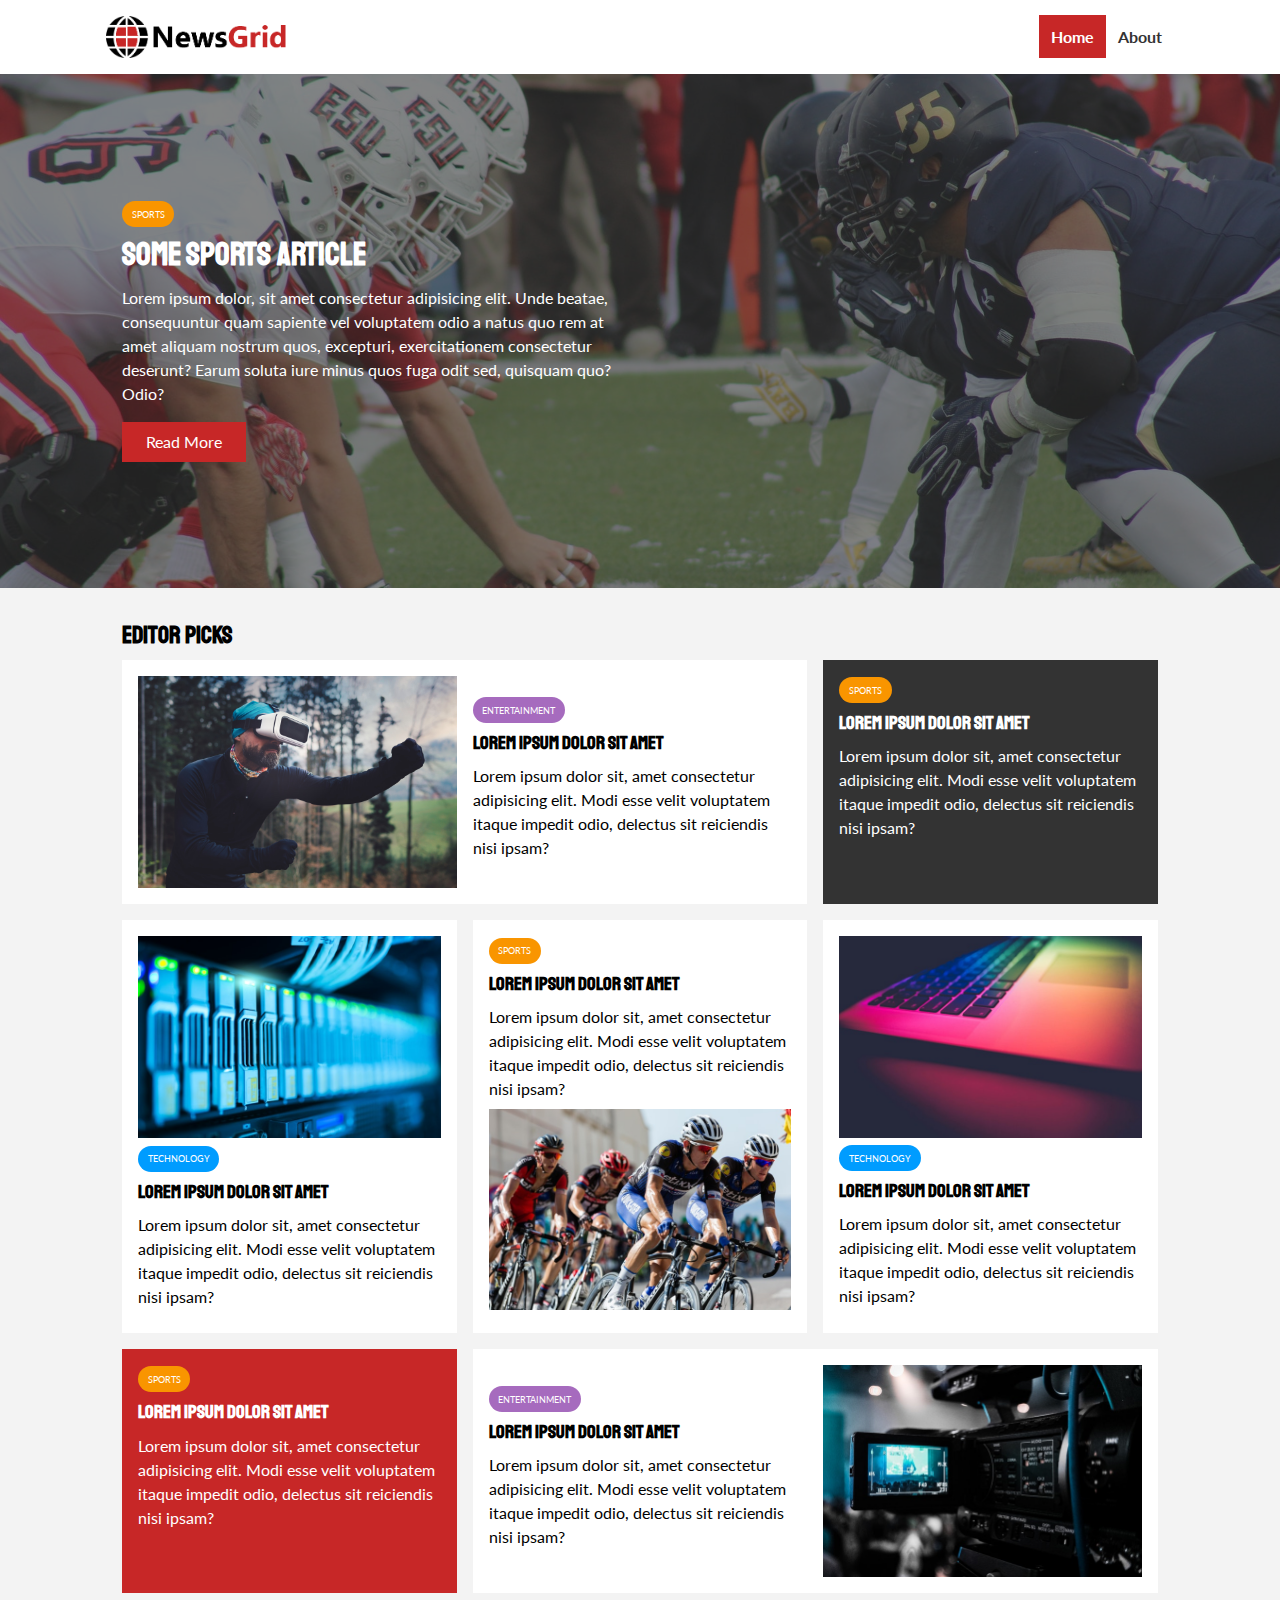
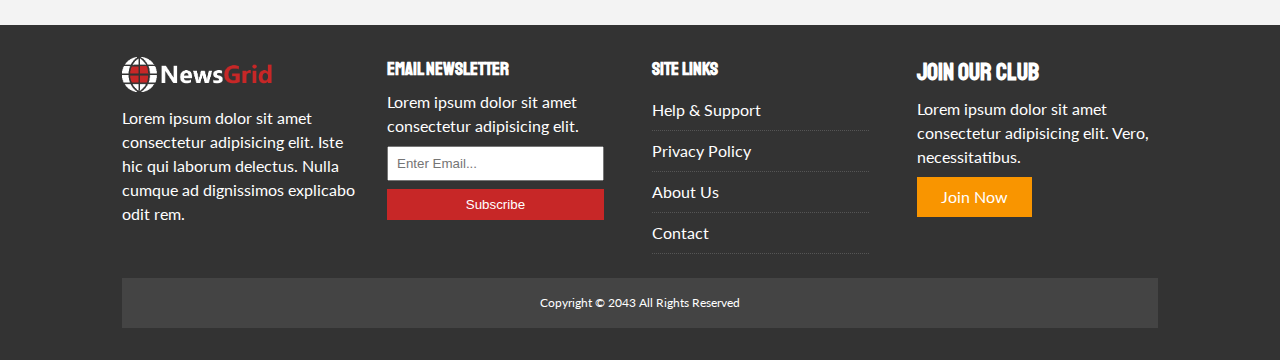
<file: index.html>
<!DOCTYPE html>
<html lang="en">

<head>
    <meta charset="UTF-8">
    <meta http-equiv="X-UA-Compatible" content="IE=edge">
    <meta name="viewport" content="width=device-width, initial-scale=1.0">
    <!-- FontAwesome -->
    <link rel="stylesheet" href="https://cdnjs.cloudflare.com/ajax/libs/font-awesome/6.1.1/css/all.min.css"
        integrity="sha512-KfkfwYDsLkIlwQp6LFnl8zNdLGxu9YAA1QvwINks4PhcElQSvqcyVLLD9aMhXd13uQjoXtEKNosOWaZqXgel0g=="
        crossorigin="anonymous" referrerpolicy="no-referrer" />
    <!--  Fonts -->
    <link rel="preconnect" href="https://fonts.googleapis.com">
    <link rel="preconnect" href="https://fonts.gstatic.com" crossorigin>
    <link href="https://fonts.googleapis.com/css2?family=Lato&family=Staatliches&display=swap" rel="stylesheet">

    <link rel="stylesheet" href="css/style.css">
    <link rel="stylesheet" media="screen and (max-width: 768px)" href="css/mobile.css">
    <link rel="shortcut icon" type="image/x-icon" href="favicon.ico">
    <title>NewsGrid | Latest News</title>
</head>

<body>
    <nav id="main-nav">
        <div class="container">
            <img src="img/logo.png" alt="NewsGrid" class="logo">
            <div class="social">
                <a href="http://facebook.com" target="_blank"><i class="fab fa-facebook fa-2x"></i></a>
                <a href="http://twitter.com" target="_blank"><i class="fab fa-twitter fa-2x"></i></a>
                <a href="http://instagram.com" target="_blank"><i class="fab fa-instagram fa-2x"></i></a>
                <a href="http://youtube.com" target="_blank"><i class="fab fa-youtube fa-2x"></i></a>
            </div>
            <ul>
                <li><a class="current" href="index.html">Home</a></li>
                <li><a href="about.html">About</a></li>
            </ul>
        </div>
    </nav>

    <!-- Showcase -->
    <header id="showcase">
        <div class="container">
            <div class="showcase-container">
                <div class="showcase-content">
                    <div class="category category-sports">Sports</div>
                    <h1>Some Sports Article</h1>
                    <p>Lorem ipsum dolor, sit amet consectetur adipisicing elit. Unde beatae, consequuntur quam sapiente
                        vel voluptatem odio a natus quo rem at amet aliquam nostrum quos, excepturi, exercitationem
                        consectetur deserunt? Earum soluta iure minus quos fuga odit sed, quisquam quo? Odio?</p>
                    <a class="btn btn-primary" href="article.html">Read More</a>
                </div>
            </div>
        </div>
    </header>

    <!-- Home Articles -->
    <section id="home-articles" class="py-2">
        <div class="container">
            <h2>Editor Picks</h2>
            <div class="articles-container">
                <article class="card">
                    <img src="img/articles/ent1.jpg" alt="">
                    <div>
                        <div class="category category-ent">Entertainment</div>
                        <h3><a href="article.html"></a>Lorem ipsum dolor sit amet</h3>
                        <p>Lorem ipsum dolor sit, amet consectetur adipisicing elit. Modi esse velit voluptatem itaque impedit odio, delectus sit reiciendis nisi ipsam?</p>
                    </div>
                </article>
                <article class="card bg-dark">
                        <div class="category category-sports">Sports</div>
                        <h3><a href="article.html"></a>Lorem ipsum dolor sit amet</h3>
                        <p>Lorem ipsum dolor sit, amet consectetur adipisicing elit. Modi esse velit voluptatem itaque impedit odio, delectus sit reiciendis nisi ipsam?</p>
                </article>
                <article class="card">
                        <img src="img/articles/tech1.jpg" alt="">
                        <div class="category category-tech">Technology</div>
                        <h3><a href="article.html"></a>Lorem ipsum dolor sit amet</h3>
                        <p>Lorem ipsum dolor sit, amet consectetur adipisicing elit. Modi esse velit voluptatem itaque impedit odio, delectus sit reiciendis nisi ipsam?</p>
                </article>
                <article class="card">
                    <div class="category category-sports">Sports</div>
                    <h3><a href="article.html"></a>Lorem ipsum dolor sit amet</h3>
                    <p>Lorem ipsum dolor sit, amet consectetur adipisicing elit. Modi esse velit voluptatem itaque impedit odio, delectus sit reiciendis nisi ipsam?</p>
                    <img src="img/articles/sports1.jpg" alt="">
                </article>
                <article class="card">
                    <img src="img/articles/tech2.jpg" alt="">
                    <div class="category category-tech">Technology</div>
                    <h3><a href="article.html"></a>Lorem ipsum dolor sit amet</h3>
                    <p>Lorem ipsum dolor sit, amet consectetur adipisicing elit. Modi esse velit voluptatem itaque impedit odio, delectus sit reiciendis nisi ipsam?</p>
                </article>
                <article class="card bg-primary">
                    <div class="category category-sports">Sports</div>
                    <h3><a href="article.html"></a>Lorem ipsum dolor sit amet</h3>
                    <p>Lorem ipsum dolor sit, amet consectetur adipisicing elit. Modi esse velit voluptatem itaque impedit odio, delectus sit reiciendis nisi ipsam?</p>
                </article>
                <article class="card">
                    <div>
                        <div class="category category-ent">Entertainment</div>
                        <h3><a href="article.html"></a>Lorem ipsum dolor sit amet</h3>
                        <p>Lorem ipsum dolor sit, amet consectetur adipisicing elit. Modi esse velit voluptatem itaque impedit odio, delectus sit reiciendis nisi ipsam?</p>
                    </div>
                    <img src="img/articles/ent2.jpg" alt="">
                </article>
            </div>
        </div>
    </section>

    <footer id="main-footer" class="py-2">
        <div class="container footer-container">
            <div>
                <img src="img/logo_light.png" alt="NewsGrid">
                <p>Lorem ipsum dolor sit amet consectetur adipisicing elit. Iste hic qui laborum delectus. Nulla cumque ad dignissimos explicabo odit rem.</p>
            </div>
            <div>
                <h3>Email Newsletter</h3>
                <p>Lorem ipsum dolor sit amet consectetur adipisicing elit.</p>
                <form>
                    <input type="email" placeholder="Enter Email...">
                    <input type="submit" value="Subscribe" class="btn btn-primary">
                </form>
            </div>
            <div>
                <h3>Site Links</h3>
                <ul class="list">
                    <li><a href="#">Help & Support</a></li>
                    <li><a href="#">Privacy Policy</a></li>
                    <li><a href="#">About Us</a></li>
                    <li><a href="#">Contact</a></li>
                </ul>
            </div>
            <div>
                <h2>Join Our Club</h2>
                <p>Lorem ipsum dolor sit amet consectetur adipisicing elit. Vero, necessitatibus.</p>
                <a href="" class="btn btn-secondary">Join Now</a>
            </div>
            <div>
                <p>Copyright &copy; 2043 All Rights Reserved</p>
            </div>
        </div>
    </footer>
</body>

</html>
</file>
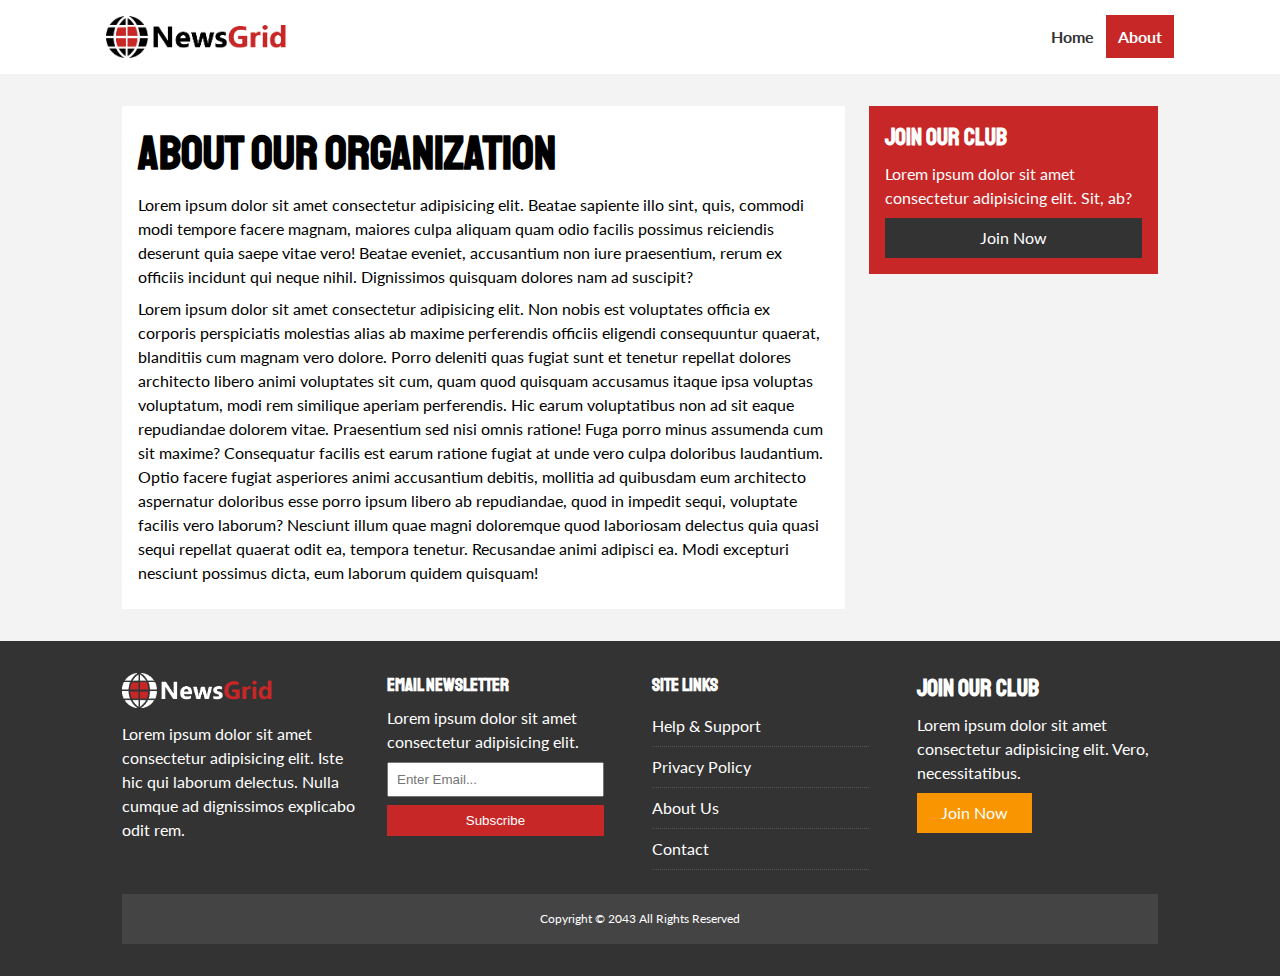
<file: about.html>
<!DOCTYPE html>
<html lang="en">

<head>
    <meta charset="UTF-8">
    <meta http-equiv="X-UA-Compatible" content="IE=edge">
    <meta name="viewport" content="width=device-width, initial-scale=1.0">
    <!-- FontAwesome -->
    <link rel="stylesheet" href="https://cdnjs.cloudflare.com/ajax/libs/font-awesome/6.1.1/css/all.min.css"
        integrity="sha512-KfkfwYDsLkIlwQp6LFnl8zNdLGxu9YAA1QvwINks4PhcElQSvqcyVLLD9aMhXd13uQjoXtEKNosOWaZqXgel0g=="
        crossorigin="anonymous" referrerpolicy="no-referrer" />
    <!--  Fonts -->
    <link rel="preconnect" href="https://fonts.googleapis.com">
    <link rel="preconnect" href="https://fonts.gstatic.com" crossorigin>
    <link href="https://fonts.googleapis.com/css2?family=Lato&family=Staatliches&display=swap" rel="stylesheet">

    <link rel="stylesheet" href="css/style.css">
    <link rel="stylesheet" media="screen and (max-width: 768px)" href="css/mobile.css">
    <link rel="shortcut icon" type="image/x-icon" href="favicon.ico">
    <title>NewsGrid | About</title>
</head>

<body>
    <nav id="main-nav">
        <div class="container">
            <img src="img/logo.png" alt="NewsGrid" class="logo">
            <div class="social">
                <a href="http://facebook.com" target="_blank"><i class="fab fa-facebook fa-2x"></i></a>
                <a href="http://twitter.com" target="_blank"><i class="fab fa-twitter fa-2x"></i></a>
                <a href="http://instagram.com" target="_blank"><i class="fab fa-instagram fa-2x"></i></a>
                <a href="http://youtube.com" target="_blank"><i class="fab fa-youtube fa-2x"></i></a>
            </div>
            <ul>
                <li><a href="index.html">Home</a></li>
                <li><a class="current" href="about.html">About</a></li>
            </ul>
        </div>
    </nav>
    <!-- About -->
    <section id="about">
        <div class="container">
            <div class="page-container">
                <article class="card">
                    <h1 class="l-heading">About Our Organization</h1>
                    <p>Lorem ipsum dolor sit amet consectetur adipisicing elit. Beatae sapiente illo sint, quis, commodi
                        modi tempore facere magnam, maiores culpa aliquam quam odio facilis possimus reiciendis deserunt
                        quia saepe vitae vero! Beatae eveniet, accusantium non iure praesentium, rerum ex officiis
                        incidunt qui neque nihil. Dignissimos quisquam dolores nam ad suscipit?</p>
                    <p>Lorem ipsum dolor sit amet consectetur adipisicing elit. Non nobis est voluptates officia ex
                        corporis perspiciatis molestias alias ab maxime perferendis officiis eligendi consequuntur
                        quaerat, blanditiis cum magnam vero dolore. Porro deleniti quas fugiat sunt et tenetur repellat
                        dolores architecto libero animi voluptates sit cum, quam quod quisquam accusamus itaque ipsa
                        voluptas voluptatum, modi rem similique aperiam perferendis. Hic earum voluptatibus non ad sit
                        eaque repudiandae dolorem vitae. Praesentium sed nisi omnis ratione! Fuga porro minus assumenda
                        cum sit maxime? Consequatur facilis est earum ratione fugiat at unde vero culpa doloribus
                        laudantium. Optio facere fugiat asperiores animi accusantium debitis, mollitia ad quibusdam eum
                        architecto aspernatur doloribus esse porro ipsum libero ab repudiandae, quod in impedit sequi,
                        voluptate facilis vero laborum? Nesciunt illum quae magni doloremque quod laboriosam delectus
                        quia quasi sequi repellat quaerat odit ea, tempora tenetur. Recusandae animi adipisci ea. Modi
                        excepturi nesciunt possimus dicta, eum laborum quidem quisquam!</p>
                </article>
                <aside class="card bg-primary">
                    <h2>Join Our Club</h2>
                    <p>Lorem ipsum dolor sit amet consectetur adipisicing elit. Sit, ab?</p>
                    <a href="" class="btn btn-dark btn-block">Join Now</a>
                </aside>
            </div>
        </div>
    </section>


    <!-- Footer -->
    <footer id="main-footer" class="py-2">
        <div class="container footer-container">
            <div>
                <img src="img/logo_light.png" alt="NewsGrid">
                <p>Lorem ipsum dolor sit amet consectetur adipisicing elit. Iste hic qui laborum delectus. Nulla cumque
                    ad dignissimos explicabo odit rem.</p>
            </div>
            <div>
                <h3>Email Newsletter</h3>
                <p>Lorem ipsum dolor sit amet consectetur adipisicing elit.</p>
                <form>
                    <input type="email" placeholder="Enter Email...">
                    <input type="submit" value="Subscribe" class="btn btn-primary">
                </form>
            </div>
            <div>
                <h3>Site Links</h3>
                <ul class="list">
                    <li><a href="#">Help & Support</a></li>
                    <li><a href="#">Privacy Policy</a></li>
                    <li><a href="#">About Us</a></li>
                    <li><a href="#">Contact</a></li>
                </ul>
            </div>
            <div>
                <h2>Join Our Club</h2>
                <p>Lorem ipsum dolor sit amet consectetur adipisicing elit. Vero, necessitatibus.</p>
                <a href="" class="btn btn-secondary">Join Now</a>
            </div>
            <div>
                <p>Copyright &copy; 2043 All Rights Reserved</p>
            </div>
        </div>
    </footer>
</body>

</html>
</file>
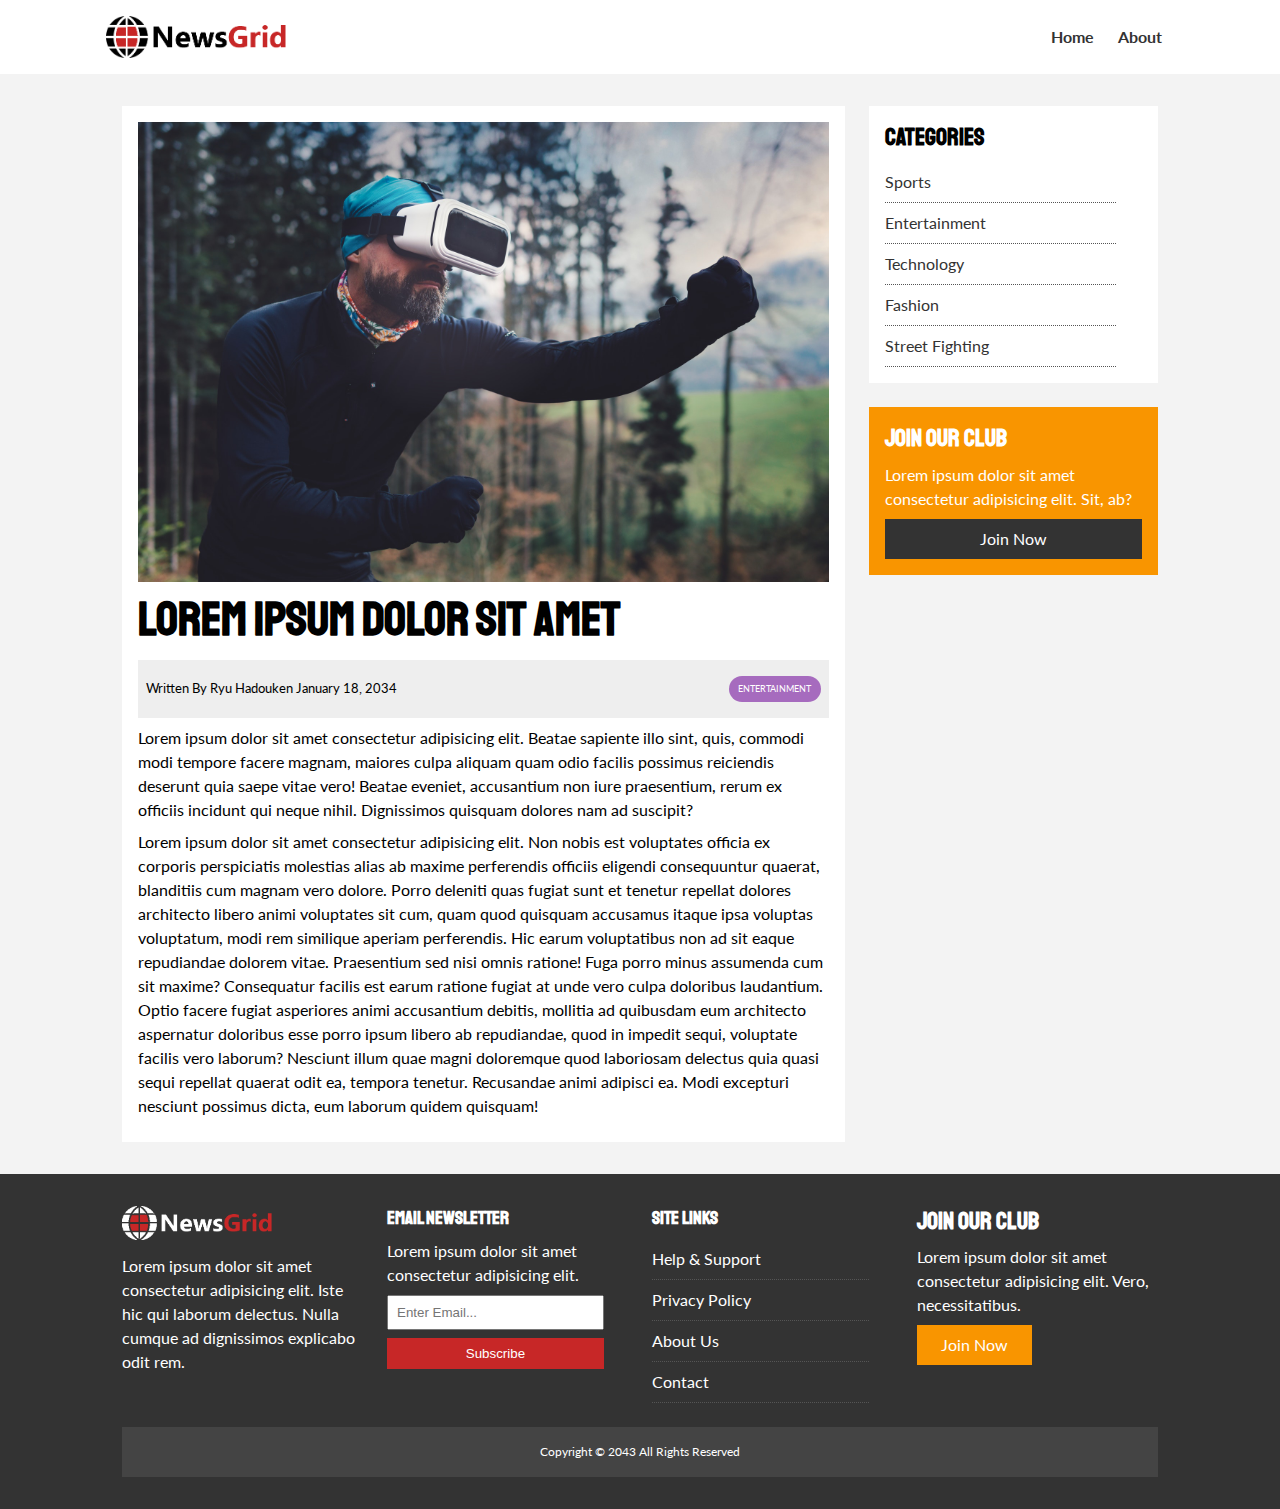
<file: article.html>
<!DOCTYPE html>
<html lang="en">

<head>
    <meta charset="UTF-8">
    <meta http-equiv="X-UA-Compatible" content="IE=edge">
    <meta name="viewport" content="width=device-width, initial-scale=1.0">
    <!-- FontAwesome -->
    <link rel="stylesheet" href="https://cdnjs.cloudflare.com/ajax/libs/font-awesome/6.1.1/css/all.min.css"
        integrity="sha512-KfkfwYDsLkIlwQp6LFnl8zNdLGxu9YAA1QvwINks4PhcElQSvqcyVLLD9aMhXd13uQjoXtEKNosOWaZqXgel0g=="
        crossorigin="anonymous" referrerpolicy="no-referrer" />
    <!--  Fonts -->
    <link rel="preconnect" href="https://fonts.googleapis.com">
    <link rel="preconnect" href="https://fonts.gstatic.com" crossorigin>
    <link href="https://fonts.googleapis.com/css2?family=Lato&family=Staatliches&display=swap" rel="stylesheet">

    <link rel="stylesheet" href="css/style.css">
    <link rel="stylesheet" media="screen and (max-width: 768px)" href="css/mobile.css">
    <link rel="shortcut icon" type="image/x-icon" href="favicon.ico">
    <title>NewsGrid | Latest News</title>
</head>

<body>
    <nav id="main-nav">
        <div class="container">
            <img src="img/logo.png" alt="NewsGrid" class="logo">
            <div class="social">
                <a href="http://facebook.com" target="_blank"><i class="fab fa-facebook fa-2x"></i></a>
                <a href="http://twitter.com" target="_blank"><i class="fab fa-twitter fa-2x"></i></a>
                <a href="http://instagram.com" target="_blank"><i class="fab fa-instagram fa-2x"></i></a>
                <a href="http://youtube.com" target="_blank"><i class="fab fa-youtube fa-2x"></i></a>
            </div>
            <ul>
                <li><a href="index.html">Home</a></li>
                <li><a href="about.html">About</a></li>
            </ul>
        </div>
    </nav>
    <!-- About -->
    <section id="article">
        <div class="container">
            <div class="page-container">
                <article class="card">
                    <img src="img/articles/ent1.jpg" alt="">
                    <h1 class="l-heading">Lorem ipsum dolor sit amet</h1>
                    <div class="meta">
                        <small>
                            <i class="fas fa-user"></i> Written By Ryu Hadouken January 18, 2034 
                        </small>
                        <div class="category category-ent">Entertainment</div>
                    </div>
                    <p>Lorem ipsum dolor sit amet consectetur adipisicing elit. Beatae sapiente illo sint, quis, commodi
                        modi tempore facere magnam, maiores culpa aliquam quam odio facilis possimus reiciendis deserunt
                        quia saepe vitae vero! Beatae eveniet, accusantium non iure praesentium, rerum ex officiis
                        incidunt qui neque nihil. Dignissimos quisquam dolores nam ad suscipit?</p>
                    <p>Lorem ipsum dolor sit amet consectetur adipisicing elit. Non nobis est voluptates officia ex
                        corporis perspiciatis molestias alias ab maxime perferendis officiis eligendi consequuntur
                        quaerat, blanditiis cum magnam vero dolore. Porro deleniti quas fugiat sunt et tenetur repellat
                        dolores architecto libero animi voluptates sit cum, quam quod quisquam accusamus itaque ipsa
                        voluptas voluptatum, modi rem similique aperiam perferendis. Hic earum voluptatibus non ad sit
                        eaque repudiandae dolorem vitae. Praesentium sed nisi omnis ratione! Fuga porro minus assumenda
                        cum sit maxime? Consequatur facilis est earum ratione fugiat at unde vero culpa doloribus
                        laudantium. Optio facere fugiat asperiores animi accusantium debitis, mollitia ad quibusdam eum
                        architecto aspernatur doloribus esse porro ipsum libero ab repudiandae, quod in impedit sequi,
                        voluptate facilis vero laborum? Nesciunt illum quae magni doloremque quod laboriosam delectus
                        quia quasi sequi repellat quaerat odit ea, tempora tenetur. Recusandae animi adipisci ea. Modi
                        excepturi nesciunt possimus dicta, eum laborum quidem quisquam!</p>
                </article>
                 <aside id="categories" class="card">
                     <h2>Categories</h2>
                     <ul class="list">
                         <li><a href="#"><i class="fas fa-chevron-right"></i> Sports</a></li>
                         <li><a href="#"><i class="fas fa-chevron-right"></i> Entertainment</a></li>
                         <li><a href="#"><i class="fas fa-chevron-right"></i> Technology</a></li>
                         <li><a href="#"><i class="fas fa-chevron-right"></i> Fashion</a></li>
                         <li><a href="#"><i class="fas fa-chevron-right"></i> Street Fighting</a></li>
                     </ul>
                 </aside>
                <aside class="card bg-secondary">
                    <h2>Join Our Club</h2>
                    <p>Lorem ipsum dolor sit amet consectetur adipisicing elit. Sit, ab?</p>
                    <a href="" class="btn btn-dark btn-block">Join Now</a>
                </aside>
            </div>
        </div>
    </section>


    <!-- Footer -->
    <footer id="main-footer" class="py-2">
        <div class="container footer-container">
            <div>
                <img src="img/logo_light.png" alt="NewsGrid">
                <p>Lorem ipsum dolor sit amet consectetur adipisicing elit. Iste hic qui laborum delectus. Nulla cumque
                    ad dignissimos explicabo odit rem.</p>
            </div>
            <div>
                <h3>Email Newsletter</h3>
                <p>Lorem ipsum dolor sit amet consectetur adipisicing elit.</p>
                <form>
                    <input type="email" placeholder="Enter Email...">
                    <input type="submit" value="Subscribe" class="btn btn-primary">
                </form>
            </div>
            <div>
                <h3>Site Links</h3>
                <ul class="list">
                    <li><a href="#">Help & Support</a></li>
                    <li><a href="#">Privacy Policy</a></li>
                    <li><a href="#">About Us</a></li>
                    <li><a href="#">Contact</a></li>
                </ul>
            </div>
            <div>
                <h2>Join Our Club</h2>
                <p>Lorem ipsum dolor sit amet consectetur adipisicing elit. Vero, necessitatibus.</p>
                <a href="" class="btn btn-secondary">Join Now</a>
            </div>
            <div>
                <p>Copyright &copy; 2043 All Rights Reserved</p>
            </div>
        </div>
    </footer>
</body>

</html>
</file>
<file: css/style.css>
:root {
    --primary-color: #c72727;
    --secondary-color: #f99500;
    --light-color: #f3f3f3;
    --dark-color: #333;
    --max-width: 1100px;
}

.category {
    --sports-color: #f99500;
    --ent-color: #a66bbe;
    --tech-color: #009cff;
}

* {
    margin: 0;
    padding: 0;
    box-sizing: border-box;
}

body {
    font-family: 'Lato', sans-serif;
    line-height: 1.5;
    background: var(--light-color);
}

a {
    color: #333;
    text-decoration: none;
}

ul {
    list-style: none;
}

p {
    margin: .5rem 0;
}

img {
    width: 100%;
}

h1,
h2,
h3,
h4,
h5,
h6 {
    font-family: 'Staatliches', cursive;
    margin-bottom: .55rem;
    line-height: 1.3;
}

/* Utilities */
.container {
    max-width: var(--max-width);
    margin: auto;
    padding: 0 2rem;
    overflow: hidden;
}

.category {
    display: inline-block;
    color: #fff;
    font-size: 0.55rem;
    text-transform: uppercase;
    padding: 0.4rem 0.6rem;
    border-radius: 15px;
    margin-bottom: 0.5rem;
}

.category-sports { background: var(--sports-color); }
.category-ent { background: var(--ent-color); }
.category-tech { background: var(--tech-color); }

.btn {
    display: inline-block;
    border: none;
    background: var(--dark-color);
    color: #fff;
    padding: .5rem 1.5rem;
}

.btn-light { background: var(--light-color); }
.btn-primary { background: var(--primary-color); }
.btn-secondary { background: var(--secondary-color); }

.btn:hover {
    opacity: 0.9;
}

.btn-block {
    display: block;
    width: 100%;
    text-align: center;
}

.card {
    background: #fff; 
    padding: 1rem;
}

.bg-dark {
    background-color: var(--dark-color);
    color: #fff;
}

.bg-primary {
    background-color: var(--primary-color);
    color: #fff;
}

.bg-secondary {
    background-color: var(--secondary-color);
    color: #fff;
}

/* .bg-dark h1,
.bg-dark h2,
.bg-dark h3,
.bg-dark a,
.bg-primary h1,
.bg-primary h2,
.bg-primary h3,
.bg-primary a,
.bg-secondary h1,
.bg-secondary h2,
.bg-secondary h3,
.bg-secondary a
 {
    color: #fff;
} */

.py-1 { padding: 1.5rem 0 }
.py-2 { padding: 2rem 0 }
.py-3 { padding: 3rem 0 }
.p-1 { padding: 1.5rem }
.p-2 { padding: 2rem }
.py3 { padding: 3rem }

.l-heading {
    font-size: 3rem;
}

.list li {
    padding: .5rem 0;
    border-bottom: #555 dotted 1px;
    width: 90%;
}

.list li a:hover {
    color: var(--primary-color) !important;
}

/* Inner Page Grid Container */
.page-container {
    display: grid;
    grid-template-columns: 5fr 2fr;
    margin: 2rem 0;
    gap: 1.5rem;
}

.page-container > *:first-child {
    grid-row: 1 /span 3;
}

/* Navigation */
#main-nav {
    background-color: #fff;
    position: sticky;
    /* width: 100%;
    position: fixed; */
    top: 0;
    z-index: 2;
}


#main-nav .container {
    display: grid;
    grid-template-columns: 6fr 3fr 2fr;
    padding: 1rem;
    align-items: center;
}

#main-nav .logo {
    width: 180px;
}

#main-nav ul {
    justify-self: end;
    display: flex;
}

#main-nav ul li a {
    padding: 0.75rem;
    font-weight: bold;
}

#main-nav ul li a.current {
    background: var(--primary-color);
    color: #fff;
}

#main-nav ul li a:hover {
    background: var(--light-color);
    color: var(--dark-color);
}

#main-nav .social {
    justify-self: center;
}

#main-nav .social i {
    color: #777;
    margin-right: .5rem;
}

/* Showcase */
#showcase {
    color: #fff;
    background: #333;
    padding: 2rem;
    position: relative;
}

#showcase::before {
    content: '';
    background: url('../img/featured.jpg') no-repeat center center/cover;
    position: absolute;
    top: 0;
    left: 0;
    width: 100%;
    height: 100%;
    opacity: 0.4;
}

#showcase .showcase-container {
    display: grid;
    grid-template-columns: repeat(2, 1fr);
    justify-content: center;
    align-items: center;
    height: 50vh;
}

#showcase .showcase-content {
    z-index: 1;
}

#showcase .showcase-content p {
    margin-bottom: 1rem;
}

/* Home */
#home-articles .articles-container {
    display: grid;
    grid-template-columns: repeat(3, 1fr);
    gap: 1rem;
}

#home-articles .articles-container > *:first-child {
    display: grid;
    grid-template-columns: repeat(2, 1fr);
    gap: 1rem;
    grid-column: 1 / span 2;
    align-items: center;
}

#home-articles .articles-container > *:last-child {
    display: grid;
    grid-template-columns: repeat(2, 1fr);
    gap: 1rem;
    grid-column: 2 / span 2;
    align-items: center;
}

#article .meta {
    display: flex;
    justify-content: space-between;
    align-items: center;
    background: #eee;
    padding: 0.5rem;
}

#article .meta .category {
    margin-top: 0.5rem;
}

/* Footer */
 #main-footer {
     background: var(--dark-color);
     color: #fff;
 }

 #main-footer img {
     width: 150px;
 }

 #main-footer a {
     color: #fff;
 }

 #main-footer .footer-container {
    display: grid;
    grid-template-columns: repeat(4, 1fr);
    gap: 1.5rem;
 }

 #main-footer .footer-container > *:last-child {
     background-color: #444;
     grid-column: 1 / span 4;
     padding: .5rem;
     text-align: center;
     font-size: 0.75rem;
 }

 #main-footer .footer-container input[type='email'] {
     width: 90%;
     padding: 0.5rem;
     margin-bottom: 0.5rem;
 }

 #main-footer .footer-container input[type='submit'] {
     width: 90%;
 }
</file>
<file: css/mobile.css>
/* Navigation */
#main-nav .social {
    display: none;
}

#main-nav .container {
    grid-template-columns: 1fr;
    gap: 1.2rem;
}

#main-nav ul,
#main-nav .logo
 {
    justify-self: center;
}

#main-nav ul li a {
    padding: 0.5rem;
}

#home-articles .articles-container {
    grid-template-columns: repeat(2, 1fr);
}

#home-articles .articles-container > *:first-child,
#home-articles .articles-container > *:last-child
 {
    grid-template-columns: 1fr;
    grid-column: 1;
}

@media(max-width: 600px) {
    /* Stack Grid Items */
    #showcase .showcase-container,
    #home-articles .articles-container,
    #main-footer .footer-container {
        grid-template-columns: 1fr;
    }

    #main-footer .footer-container > *:last-child {
        grid-column: 1;
    }

    #main-footer .footer-container > *:first-child,
    #main-footer .footer-container > *:nth-child(2)
     {
        border-bottom: #444 dotted 1px;
        padding-bottom: 1rem;
    }

    .page-container {
        grid-template-columns: 1fr;
        text-align: center;
    }

    .page-container > *:first-child {
        grid-row: 1;
    }

    .l-heading {
        font-size: 2rem;
    }
}
</file>
